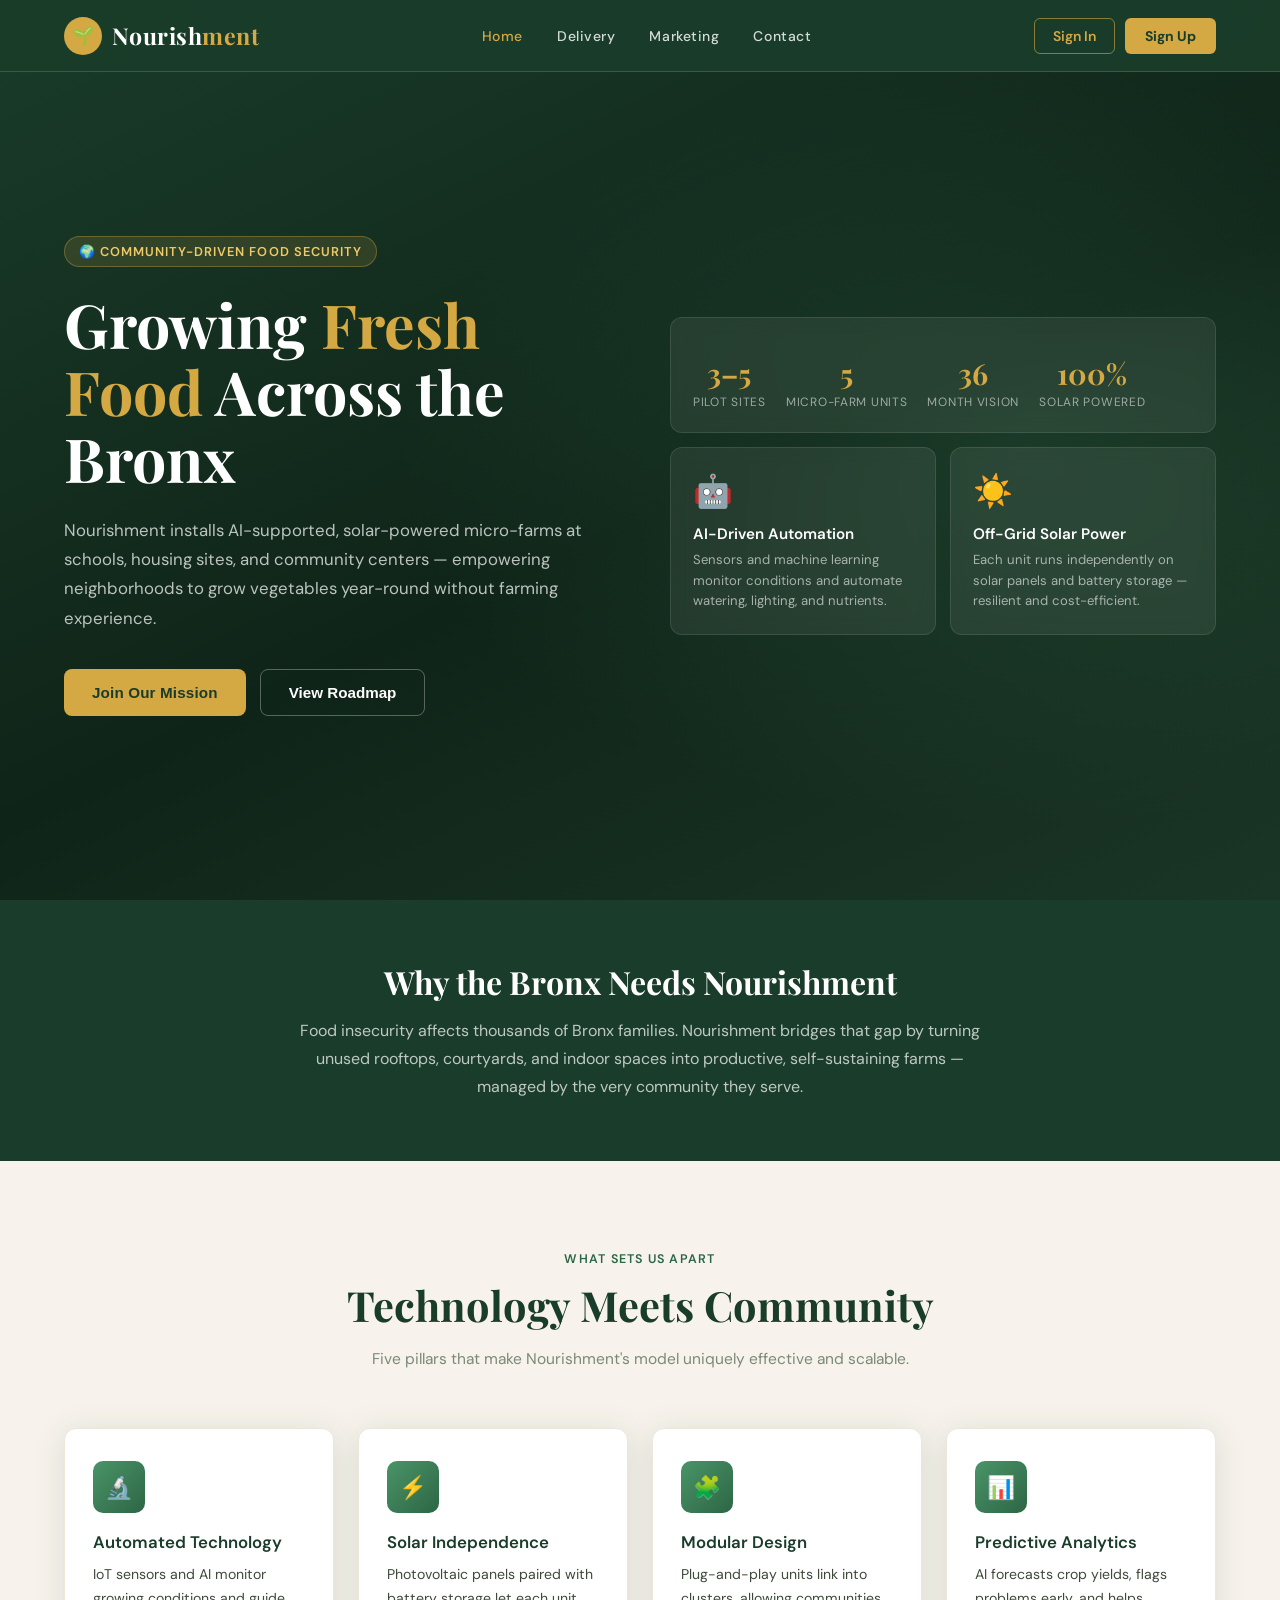
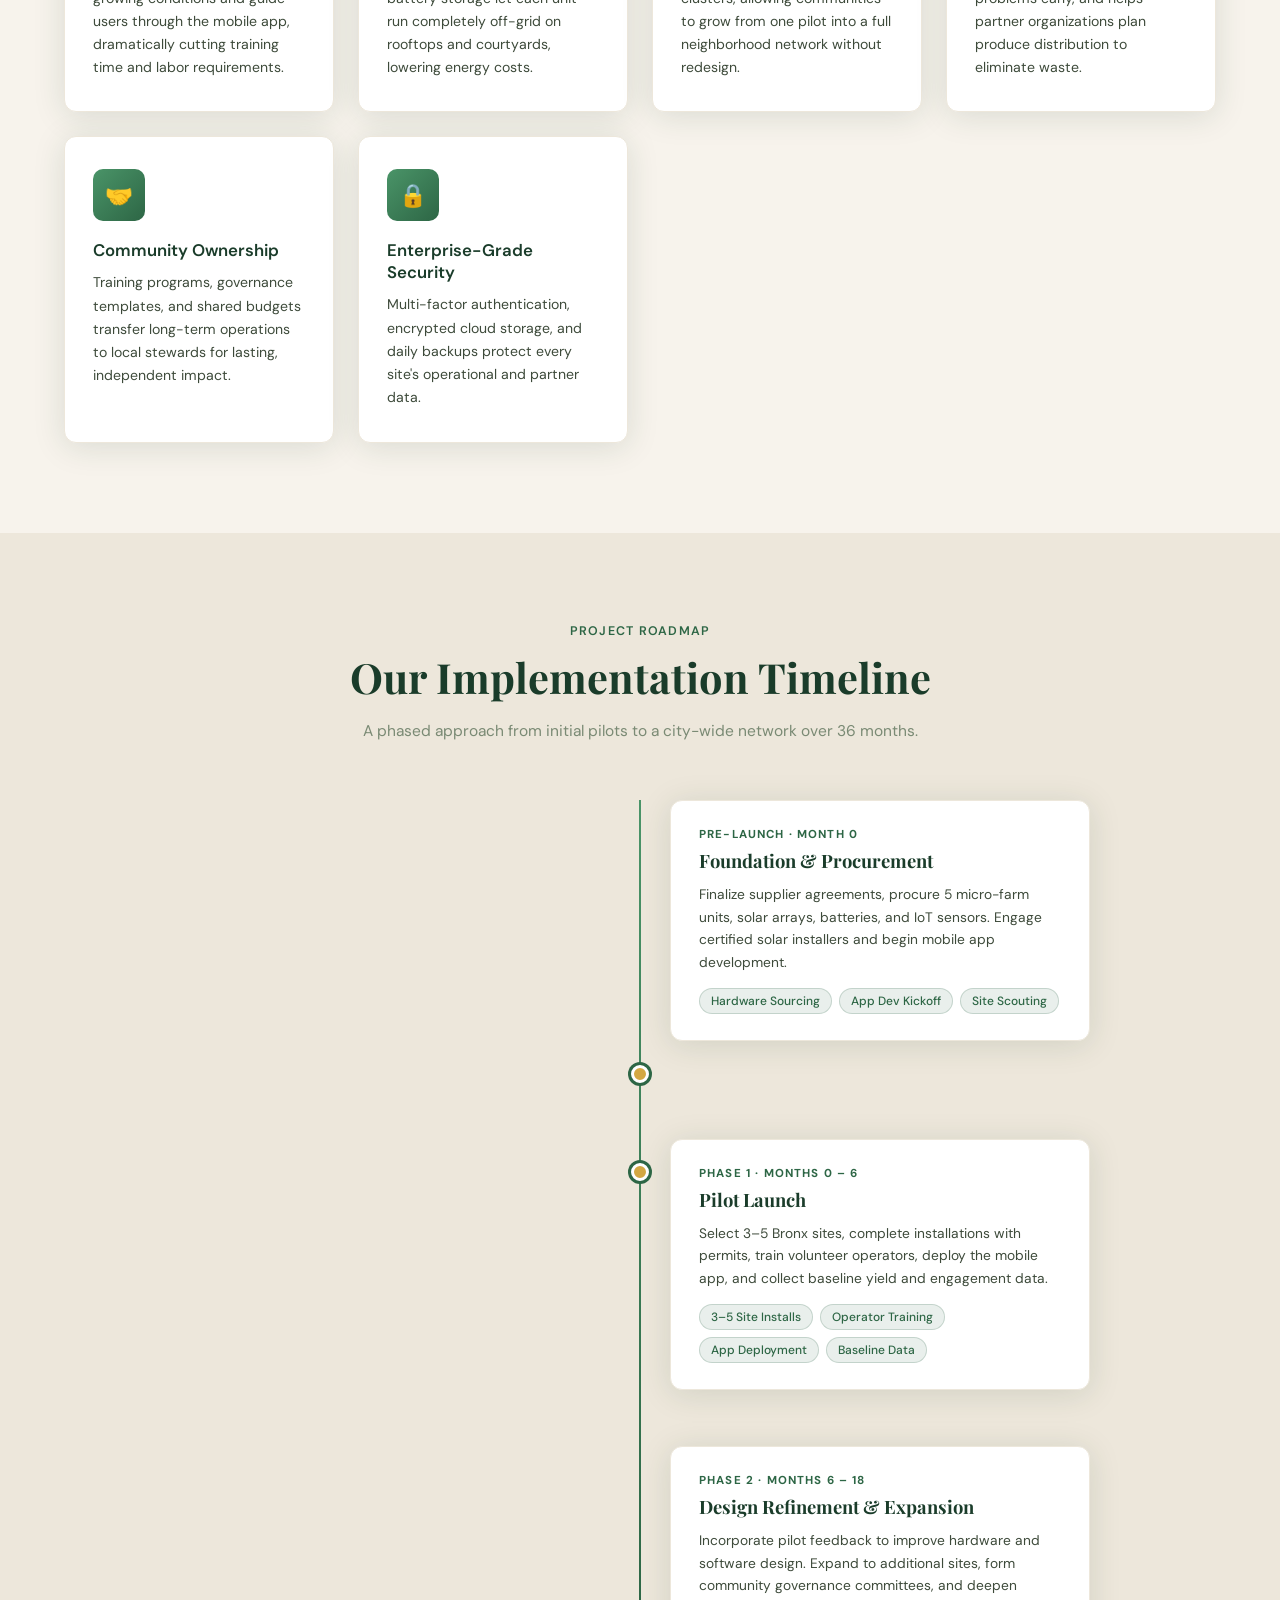
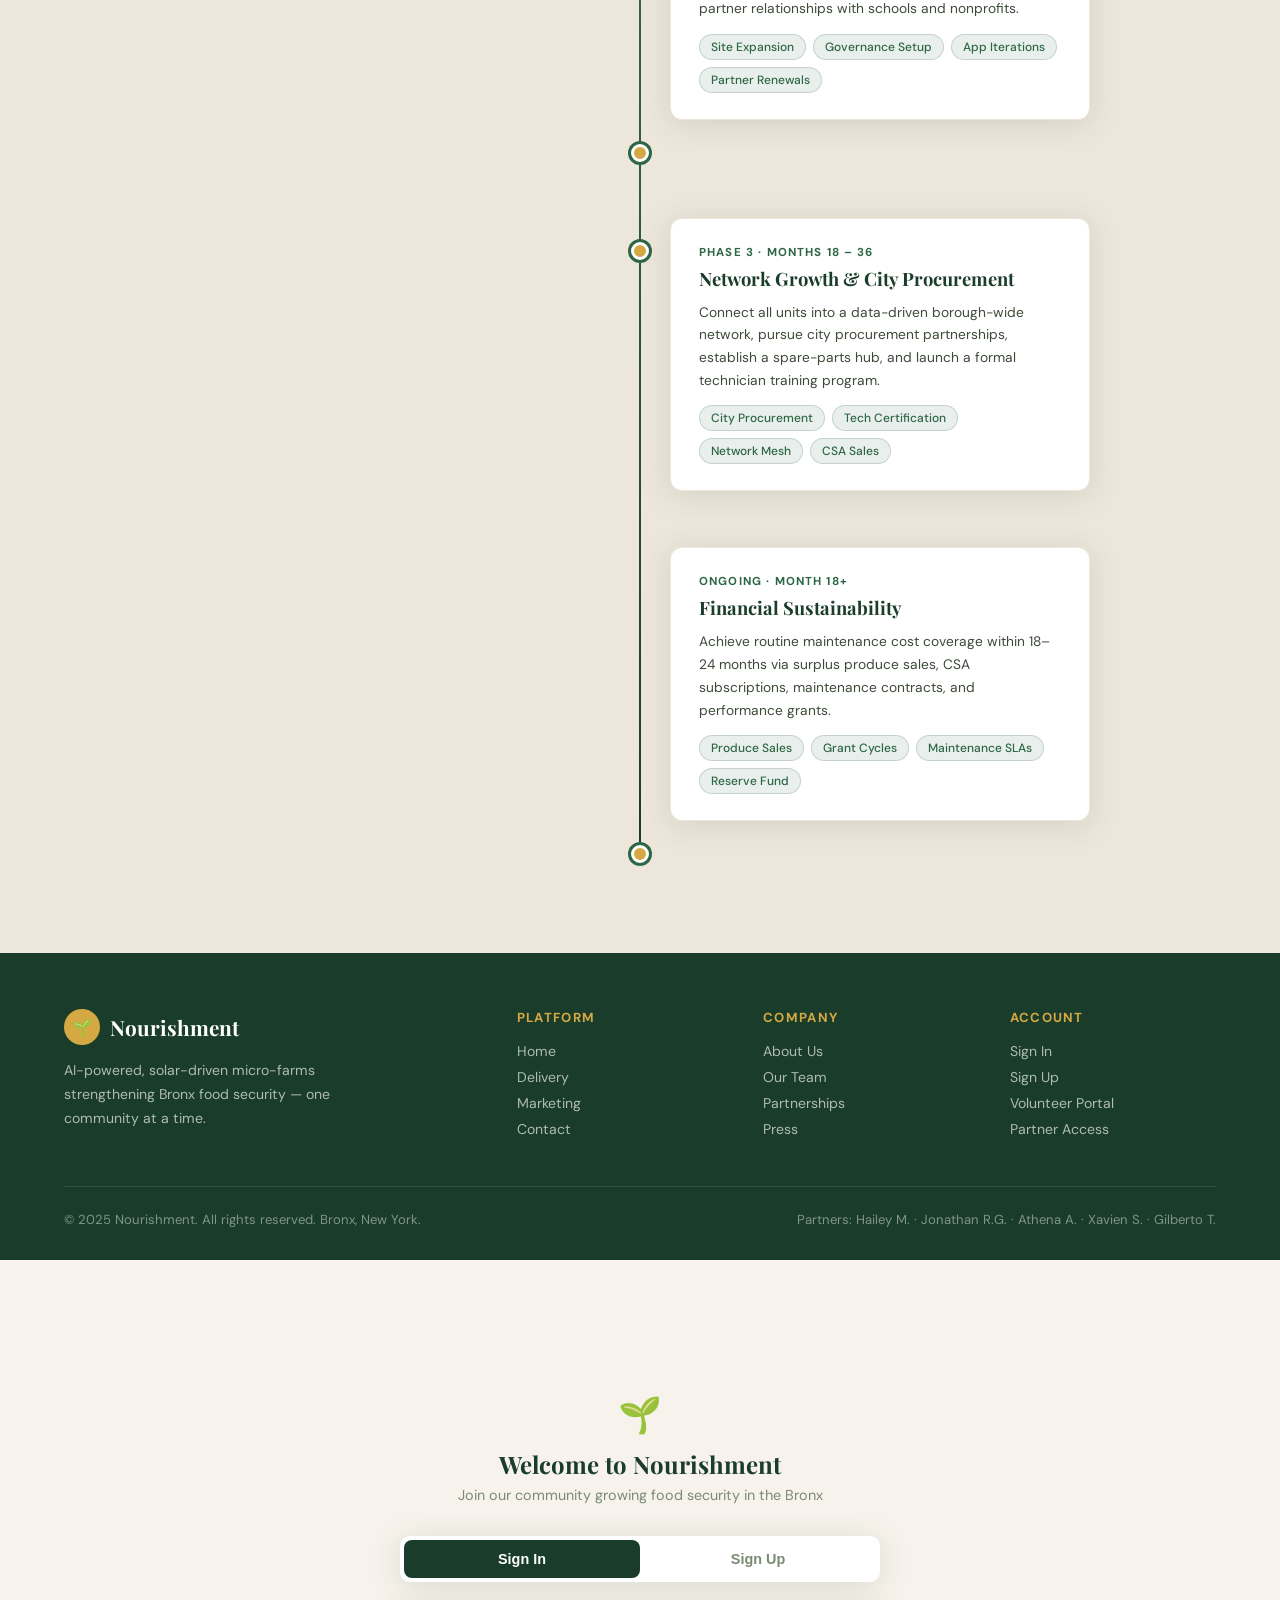
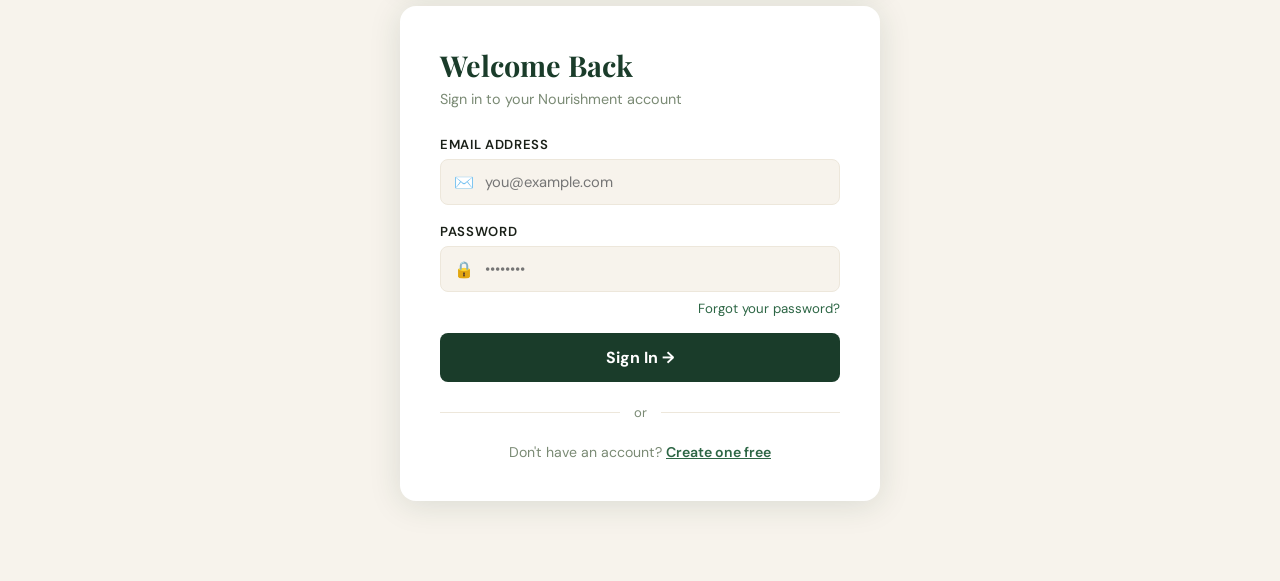
<file: index (1).html>
<!DOCTYPE html>
<html lang="en">
<head>
<meta charset="UTF-8" />
<meta name="viewport" content="width=device-width, initial-scale=1.0" />
<title>Nourishment — Solar Micro-Farms for the Bronx</title>
<link href="https://fonts.googleapis.com/css2?family=Playfair+Display:wght@400;600;700&family=DM+Sans:wght@300;400;500;600&display=swap" rel="stylesheet" />
<style>
  :root {
    --green-deep:   #1a3c2a;
    --green-mid:    #2d6645;
    --green-light:  #4a9468;
    --gold:         #d4a843;
    --gold-light:   #f0c96a;
    --cream:        #f7f3ec;
    --cream-dark:   #ede7db;
    --text-dark:    #1a2018;
    --text-mid:     #3d4a3a;
    --text-muted:   #7a8a74;
    --white:        #ffffff;
    --nav-h:        72px;
    --radius:       12px;
    --shadow:       0 4px 32px rgba(26,60,42,.13);
  }

  *, *::before, *::after { box-sizing: border-box; margin: 0; padding: 0; }

  html { scroll-behavior: smooth; font-size: 16px; }

  body {
    font-family: 'DM Sans', sans-serif;
    background: var(--cream);
    color: var(--text-dark);
    overflow-x: hidden;
  }

  /* ── SCROLLBAR ── */
  ::-webkit-scrollbar { width: 6px; }
  ::-webkit-scrollbar-track { background: var(--cream-dark); }
  ::-webkit-scrollbar-thumb { background: var(--green-mid); border-radius: 3px; }

  /* ── NAV ── */
  nav {
    position: fixed; top: 0; left: 0; right: 0; z-index: 1000;
    height: var(--nav-h);
    background: rgba(26,60,42,.97);
    backdrop-filter: blur(10px);
    display: flex; align-items: center; justify-content: space-between;
    padding: 0 5%;
    border-bottom: 1px solid rgba(212,168,67,.25);
    transition: box-shadow .3s;
  }
  nav.scrolled { box-shadow: 0 4px 24px rgba(0,0,0,.25); }

  .nav-logo {
    display: flex; align-items: center; gap: 10px;
    text-decoration: none;
  }
  .nav-logo-icon {
    width: 38px; height: 38px;
    background: var(--gold);
    border-radius: 50%;
    display: flex; align-items: center; justify-content: center;
    font-size: 18px;
  }
  .nav-logo-text {
    font-family: 'Playfair Display', serif;
    font-size: 1.45rem; font-weight: 700;
    color: var(--white); letter-spacing: .02em;
  }
  .nav-logo-text span { color: var(--gold); }

  .nav-links {
    display: flex; align-items: center; gap: 6px;
    list-style: none;
  }
  .nav-links a {
    color: rgba(255,255,255,.82);
    text-decoration: none;
    font-size: .875rem; font-weight: 500; letter-spacing: .04em;
    padding: 8px 14px; border-radius: 6px;
    transition: color .2s, background .2s;
  }
  .nav-links a:hover { color: var(--white); background: rgba(255,255,255,.08); }
  .nav-links a.active { color: var(--gold); }

  .nav-cta {
    display: flex; gap: 10px;
  }
  .btn-outline-nav {
    padding: 8px 18px; border-radius: 6px;
    border: 1.5px solid rgba(212,168,67,.6);
    color: var(--gold); background: transparent;
    font-family: 'DM Sans', sans-serif; font-size: .875rem; font-weight: 600;
    cursor: pointer; transition: all .2s;
  }
  .btn-outline-nav:hover { background: rgba(212,168,67,.12); border-color: var(--gold); }

  .btn-solid-nav {
    padding: 8px 20px; border-radius: 6px;
    border: none;
    background: var(--gold);
    color: var(--green-deep);
    font-family: 'DM Sans', sans-serif; font-size: .875rem; font-weight: 700;
    cursor: pointer; transition: all .2s;
  }
  .btn-solid-nav:hover { background: var(--gold-light); }

  /* ── HAMBURGER ── */
  .hamburger { display: none; flex-direction: column; gap: 5px; cursor: pointer; padding: 6px; }
  .hamburger span { width: 24px; height: 2px; background: var(--white); border-radius: 2px; transition: all .3s; }

  /* ── SECTIONS ── */
  section { display: none; }
  section.active { display: block; }

  /* ── HOME ── */
  .hero {
    min-height: 100vh;
    background: linear-gradient(155deg, var(--green-deep) 0%, #0f2418 55%, #1a3525 100%);
    display: flex; flex-direction: column; justify-content: center;
    padding: calc(var(--nav-h) + 60px) 5% 80px;
    position: relative; overflow: hidden;
  }
  .hero::before {
    content: '';
    position: absolute; inset: 0;
    background: radial-gradient(ellipse 70% 60% at 80% 50%, rgba(74,148,104,.18) 0%, transparent 70%);
    pointer-events: none;
  }
  .hero-grid {
    display: grid; grid-template-columns: 1fr 1fr;
    gap: 60px; align-items: center;
    max-width: 1200px; margin: 0 auto; width: 100%;
  }
  .hero-tag {
    display: inline-flex; align-items: center; gap: 8px;
    background: rgba(212,168,67,.15); border: 1px solid rgba(212,168,67,.35);
    border-radius: 20px; padding: 6px 14px;
    color: var(--gold-light); font-size: .8rem; font-weight: 600;
    letter-spacing: .08em; text-transform: uppercase;
    margin-bottom: 24px; width: fit-content;
  }
  .hero h1 {
    font-family: 'Playfair Display', serif;
    font-size: clamp(2.4rem, 5vw, 3.8rem);
    font-weight: 700; line-height: 1.1;
    color: var(--white);
    margin-bottom: 24px;
  }
  .hero h1 em { color: var(--gold); font-style: normal; }
  .hero-sub {
    font-size: 1.05rem; line-height: 1.75;
    color: rgba(255,255,255,.72); max-width: 520px;
    margin-bottom: 36px;
  }
  .hero-btns { display: flex; gap: 14px; flex-wrap: wrap; }
  .btn-primary {
    padding: 14px 28px; border-radius: 8px;
    background: var(--gold); color: var(--green-deep);
    font-weight: 700; font-size: .95rem; border: none; cursor: pointer;
    transition: all .2s; letter-spacing: .01em;
  }
  .btn-primary:hover { background: var(--gold-light); transform: translateY(-1px); }
  .btn-ghost {
    padding: 14px 28px; border-radius: 8px;
    background: transparent; color: var(--white);
    font-weight: 600; font-size: .95rem;
    border: 1.5px solid rgba(255,255,255,.3); cursor: pointer;
    transition: all .2s;
  }
  .btn-ghost:hover { border-color: var(--white); background: rgba(255,255,255,.07); }

  .hero-visual {
    display: grid; grid-template-columns: 1fr 1fr; gap: 14px;
  }
  .hero-card {
    background: rgba(255,255,255,.07); border: 1px solid rgba(255,255,255,.1);
    border-radius: var(--radius); padding: 22px;
    backdrop-filter: blur(8px); transition: transform .3s;
  }
  .hero-card:hover { transform: translateY(-4px); }
  .hero-card:first-child { grid-column: 1/-1; }
  .hero-card .card-icon { font-size: 2rem; margin-bottom: 12px; }
  .hero-card h4 { color: var(--white); font-size: .95rem; font-weight: 600; margin-bottom: 6px; }
  .hero-card p { color: rgba(255,255,255,.6); font-size: .82rem; line-height: 1.55; }
  .stat-row { display: flex; gap: 20px; margin-top: 14px; }
  .stat { text-align: center; }
  .stat-n { font-family: 'Playfair Display', serif; font-size: 1.8rem; color: var(--gold); font-weight: 700; }
  .stat-l { font-size: .75rem; color: rgba(255,255,255,.55); text-transform: uppercase; letter-spacing: .06em; margin-top: 2px; }

  /* About strip */
  .about-strip {
    background: var(--green-deep); color: var(--white);
    padding: 60px 5%; text-align: center;
  }
  .about-strip h2 {
    font-family: 'Playfair Display', serif; font-size: 2rem;
    margin-bottom: 14px;
  }
  .about-strip p { color: rgba(255,255,255,.72); max-width: 700px; margin: 0 auto; line-height: 1.75; }

  /* Features */
  .features { padding: 90px 5%; background: var(--cream); }
  .section-label {
    text-align: center; font-size: .78rem; font-weight: 600;
    color: var(--green-mid); letter-spacing: .1em; text-transform: uppercase;
    margin-bottom: 10px;
  }
  .section-title {
    font-family: 'Playfair Display', serif;
    font-size: clamp(1.8rem, 3.5vw, 2.6rem); font-weight: 700;
    text-align: center; color: var(--green-deep);
    margin-bottom: 14px;
  }
  .section-sub {
    text-align: center; color: var(--text-muted); max-width: 560px;
    margin: 0 auto 56px; line-height: 1.7; font-size: .97rem;
  }
  .feature-grid { display: grid; grid-template-columns: repeat(auto-fit,minmax(260px,1fr)); gap: 24px; max-width: 1200px; margin: 0 auto; }
  .feature-card {
    background: var(--white); border-radius: var(--radius);
    padding: 32px 28px; box-shadow: var(--shadow);
    border: 1px solid var(--cream-dark);
    transition: transform .3s, box-shadow .3s;
  }
  .feature-card:hover { transform: translateY(-6px); box-shadow: 0 12px 48px rgba(26,60,42,.15); }
  .feature-icon {
    width: 52px; height: 52px; border-radius: 10px;
    background: linear-gradient(135deg, var(--green-light), var(--green-mid));
    display: flex; align-items: center; justify-content: center;
    font-size: 1.4rem; margin-bottom: 18px;
  }
  .feature-card h3 { font-size: 1.05rem; font-weight: 600; color: var(--green-deep); margin-bottom: 10px; }
  .feature-card p { font-size: .88rem; line-height: 1.65; color: var(--text-mid); }

  /* ── TIMELINE ── */
  #timeline { background: var(--cream); padding: 90px 5%; }
  .timeline-wrap { max-width: 900px; margin: 0 auto; position: relative; }
  .timeline-spine {
    position: absolute; left: 50%; top: 0; bottom: 0;
    width: 2px; background: linear-gradient(to bottom, var(--green-light), var(--green-mid), var(--green-deep));
    transform: translateX(-50%);
  }
  .tl-item {
    display: grid; grid-template-columns: 1fr 60px 1fr;
    align-items: start; gap: 0; margin-bottom: 56px; position: relative;
  }
  .tl-item:last-child { margin-bottom: 0; }
  .tl-content {
    background: var(--white); border-radius: var(--radius);
    padding: 26px 28px; box-shadow: var(--shadow);
    border: 1px solid var(--cream-dark);
    transition: transform .3s;
  }
  .tl-content:hover { transform: translateY(-3px); }
  .tl-item:nth-child(even) .tl-content:first-child { grid-column: 3; }
  .tl-item:nth-child(even) .tl-spacer { grid-column: 2; }
  .tl-phase {
    font-size: .72rem; font-weight: 700; letter-spacing: .1em;
    text-transform: uppercase; color: var(--green-mid); margin-bottom: 6px;
  }
  .tl-content h3 {
    font-family: 'Playfair Display', serif; font-size: 1.15rem;
    color: var(--green-deep); margin-bottom: 10px;
  }
  .tl-content p { font-size: .86rem; line-height: 1.65; color: var(--text-mid); margin-bottom: 14px; }
  .tl-pills { display: flex; flex-wrap: wrap; gap: 7px; }
  .tl-pill {
    font-size: .75rem; padding: 4px 11px; border-radius: 20px;
    background: rgba(45,102,69,.1); color: var(--green-mid);
    font-weight: 500; border: 1px solid rgba(45,102,69,.2);
  }
  .tl-dot {
    display: flex; align-items: flex-start; justify-content: center;
    padding-top: 24px; position: relative;
  }
  .tl-dot-inner {
    width: 18px; height: 18px; border-radius: 50%;
    background: var(--gold); border: 3px solid var(--white);
    box-shadow: 0 0 0 3px var(--green-mid);
    z-index: 1;
  }
  .tl-spacer { } /* empty placeholder */

  /* ODD: content left, empty right */
  .tl-item:nth-child(odd) { }
  .tl-item:nth-child(odd) > :nth-child(1) { grid-column: 1; }
  .tl-item:nth-child(odd) > :nth-child(2) { grid-column: 2; }
  .tl-item:nth-child(odd) > :nth-child(3) { grid-column: 3; }

  /* EVEN: empty left, content right */
  .tl-item:nth-child(even) > :nth-child(1) { grid-column: 1; }
  .tl-item:nth-child(even) > :nth-child(2) { grid-column: 2; }
  .tl-item:nth-child(even) > :nth-child(3) { grid-column: 3; }

  /* ── DELIVERY ── */
  #delivery-section { min-height: 100vh; padding: calc(var(--nav-h) + 60px) 5% 80px; background: var(--cream); }
  .delivery-hero {
    background: linear-gradient(135deg, var(--green-deep), var(--green-mid));
    border-radius: 20px; padding: 60px 5%; color: var(--white);
    margin-bottom: 56px; position: relative; overflow: hidden;
  }
  .delivery-hero::after {
    content: '🌿'; font-size: 200px; position: absolute;
    right: -20px; top: 50%; transform: translateY(-50%); opacity: .08;
    pointer-events: none;
  }
  .delivery-hero h1 { font-family: 'Playfair Display', serif; font-size: 2.4rem; margin-bottom: 14px; }
  .delivery-hero p { color: rgba(255,255,255,.78); max-width: 600px; line-height: 1.75; }

  .delivery-grid { display: grid; grid-template-columns: repeat(auto-fit, minmax(280px, 1fr)); gap: 24px; max-width: 1200px; }
  .delivery-card {
    background: var(--white); border-radius: var(--radius);
    padding: 30px 26px; box-shadow: var(--shadow); border: 1px solid var(--cream-dark);
  }
  .delivery-step {
    width: 40px; height: 40px; border-radius: 50%;
    background: var(--green-deep); color: var(--gold);
    font-family: 'Playfair Display', serif; font-size: 1.1rem; font-weight: 700;
    display: flex; align-items: center; justify-content: center;
    margin-bottom: 16px;
  }
  .delivery-card h3 { font-size: 1rem; font-weight: 600; color: var(--green-deep); margin-bottom: 8px; }
  .delivery-card p { font-size: .87rem; color: var(--text-mid); line-height: 1.65; }

  .flow-diagram {
    background: var(--white); border-radius: 16px; padding: 40px;
    box-shadow: var(--shadow); margin: 48px 0;
    max-width: 1200px;
  }
  .flow-diagram h3 { font-family: 'Playfair Display', serif; font-size: 1.4rem; color: var(--green-deep); margin-bottom: 28px; }
  .flow-steps { display: flex; align-items: center; flex-wrap: wrap; gap: 0; }
  .flow-node {
    background: linear-gradient(135deg, var(--green-deep), var(--green-mid));
    color: var(--white); border-radius: 10px;
    padding: 16px 20px; font-size: .85rem; font-weight: 600;
    text-align: center; flex: 1; min-width: 130px;
  }
  .flow-node span { display: block; font-size: 1.4rem; margin-bottom: 6px; }
  .flow-arrow { font-size: 1.4rem; color: var(--green-light); padding: 0 8px; }

  /* ── MARKETING ── */
  #marketing-section { min-height: 100vh; padding: calc(var(--nav-h) + 60px) 5% 80px; background: var(--cream); }
  .mkt-hero {
    background: var(--green-deep); border-radius: 20px; padding: 60px 5%;
    color: var(--white); margin-bottom: 56px;
  }
  .mkt-hero h1 { font-family: 'Playfair Display', serif; font-size: 2.4rem; margin-bottom: 14px; }
  .mkt-hero p { color: rgba(255,255,255,.78); max-width: 600px; line-height: 1.75; }

  .mkt-grid { display: grid; grid-template-columns: 2fr 1fr; gap: 28px; max-width: 1200px; }
  .mkt-card { background: var(--white); border-radius: var(--radius); padding: 32px; box-shadow: var(--shadow); border: 1px solid var(--cream-dark); }
  .mkt-card h3 { font-family: 'Playfair Display', serif; font-size: 1.25rem; color: var(--green-deep); margin-bottom: 18px; padding-bottom: 14px; border-bottom: 1px solid var(--cream-dark); }
  .tactic-list { list-style: none; }
  .tactic-list li {
    display: flex; align-items: flex-start; gap: 12px;
    padding: 12px 0; border-bottom: 1px solid var(--cream-dark); font-size: .9rem; color: var(--text-mid);
  }
  .tactic-list li:last-child { border-bottom: none; }
  .tactic-list li::before { content: '✦'; color: var(--gold); font-size: .8rem; margin-top: 2px; flex-shrink: 0; }

  .metric-item { padding: 14px 0; border-bottom: 1px solid var(--cream-dark); }
  .metric-item:last-child { border-bottom: none; }
  .metric-label { font-size: .78rem; font-weight: 600; color: var(--green-mid); text-transform: uppercase; letter-spacing: .07em; margin-bottom: 4px; }
  .metric-val { font-family: 'Playfair Display', serif; font-size: 1.4rem; font-weight: 700; color: var(--green-deep); }
  .metric-desc { font-size: .8rem; color: var(--text-muted); margin-top: 2px; }

  .target-grid { display: grid; grid-template-columns: repeat(auto-fit, minmax(220px,1fr)); gap: 16px; margin-top: 28px; max-width: 1200px; }
  .target-card {
    background: var(--white); border-radius: var(--radius); padding: 22px;
    box-shadow: var(--shadow); border: 1px solid var(--cream-dark);
    display: flex; gap: 14px; align-items: flex-start;
  }
  .target-icon { font-size: 1.6rem; }
  .target-card h4 { font-size: .9rem; font-weight: 600; color: var(--green-deep); margin-bottom: 4px; }
  .target-card p { font-size: .8rem; color: var(--text-mid); line-height: 1.55; }

  /* ── CONTACT ── */
  #contact-section { min-height: 100vh; padding: calc(var(--nav-h) + 60px) 5% 80px; background: var(--cream); }
  .contact-grid { display: grid; grid-template-columns: 1fr 1fr; gap: 40px; max-width: 1100px; margin: 0 auto; }
  .contact-info h2 { font-family: 'Playfair Display', serif; font-size: 2rem; color: var(--green-deep); margin-bottom: 14px; }
  .contact-info p { color: var(--text-mid); line-height: 1.75; margin-bottom: 32px; }
  .contact-detail { display: flex; gap: 14px; align-items: flex-start; margin-bottom: 22px; }
  .contact-detail-icon { width: 44px; height: 44px; border-radius: 10px; background: var(--green-deep); color: var(--gold); font-size: 1.1rem; display: flex; align-items: center; justify-content: center; flex-shrink: 0; }
  .contact-detail h4 { font-size: .85rem; font-weight: 700; color: var(--green-deep); text-transform: uppercase; letter-spacing: .06em; margin-bottom: 3px; }
  .contact-detail p { color: var(--text-mid); font-size: .9rem; margin: 0; }

  .contact-form { background: var(--white); border-radius: 16px; padding: 40px; box-shadow: var(--shadow); }
  .contact-form h3 { font-family: 'Playfair Display', serif; font-size: 1.5rem; color: var(--green-deep); margin-bottom: 24px; }
  .form-group { margin-bottom: 18px; }
  .form-group label { display: block; font-size: .82rem; font-weight: 600; color: var(--text-dark); margin-bottom: 6px; text-transform: uppercase; letter-spacing: .05em; }
  .form-group input, .form-group textarea, .form-group select {
    width: 100%; padding: 12px 16px; border-radius: 8px;
    border: 1.5px solid var(--cream-dark); background: var(--cream);
    font-family: 'DM Sans', sans-serif; font-size: .92rem; color: var(--text-dark);
    transition: border-color .2s;
    outline: none;
  }
  .form-group input:focus, .form-group textarea:focus, .form-group select:focus { border-color: var(--green-mid); }
  .form-group textarea { resize: vertical; min-height: 120px; }
  .form-row { display: grid; grid-template-columns: 1fr 1fr; gap: 14px; }
  .btn-submit {
    width: 100%; padding: 14px; border-radius: 8px;
    background: var(--green-deep); color: var(--white);
    font-family: 'DM Sans', sans-serif; font-weight: 700; font-size: 1rem;
    border: none; cursor: pointer; transition: all .2s;
  }
  .btn-submit:hover { background: var(--green-mid); }
  .form-success { display: none; text-align: center; padding: 20px; color: var(--green-mid); font-weight: 600; }

  /* ── AUTH ── */
  #auth-section { min-height: 100vh; padding: calc(var(--nav-h) + 60px) 5% 80px; background: var(--cream); display: flex; align-items: center; justify-content: center; }
  .auth-wrap { width: 100%; max-width: 480px; }
  .auth-tabs { display: flex; background: var(--white); border-radius: 10px; padding: 4px; box-shadow: var(--shadow); margin-bottom: 24px; }
  .auth-tab {
    flex: 1; padding: 11px; border-radius: 8px; text-align: center;
    font-weight: 600; font-size: .9rem; cursor: pointer;
    transition: all .2s; color: var(--text-muted); background: transparent; border: none;
  }
  .auth-tab.active { background: var(--green-deep); color: var(--white); }

  .auth-form { background: var(--white); border-radius: 16px; padding: 40px; box-shadow: var(--shadow); }
  .auth-form h2 { font-family: 'Playfair Display', serif; font-size: 1.8rem; color: var(--green-deep); margin-bottom: 6px; }
  .auth-form .auth-sub { color: var(--text-muted); font-size: .9rem; margin-bottom: 28px; }

  .auth-panel { display: none; }
  .auth-panel.active { display: block; }

  .input-icon-wrap { position: relative; }
  .input-icon-wrap input { padding-left: 44px; }
  .input-icon { position: absolute; left: 14px; top: 50%; transform: translateY(-50%); font-size: 1rem; color: var(--text-muted); }

  .forgot { font-size: .83rem; color: var(--green-mid); text-decoration: none; display: block; text-align: right; margin-top: -10px; margin-bottom: 16px; }
  .forgot:hover { text-decoration: underline; }

  .auth-divider { display: flex; align-items: center; gap: 14px; margin: 22px 0; color: var(--text-muted); font-size: .82rem; }
  .auth-divider::before, .auth-divider::after { content: ''; flex: 1; height: 1px; background: var(--cream-dark); }

  .role-grid { display: grid; grid-template-columns: 1fr 1fr; gap: 10px; margin-bottom: 18px; }
  .role-option { border: 2px solid var(--cream-dark); border-radius: 8px; padding: 14px 10px; text-align: center; cursor: pointer; transition: all .2s; }
  .role-option.selected { border-color: var(--green-mid); background: rgba(45,102,69,.08); }
  .role-option .role-icon { font-size: 1.5rem; margin-bottom: 6px; }
  .role-option .role-label { font-size: .82rem; font-weight: 600; color: var(--text-dark); }

  /* ── FOOTER ── */
  footer {
    background: var(--green-deep); color: var(--white);
    padding: 56px 5% 32px;
  }
  .footer-grid { display: grid; grid-template-columns: 2fr 1fr 1fr 1fr; gap: 40px; max-width: 1200px; margin: 0 auto 40px; }
  .footer-brand p { color: rgba(255,255,255,.65); font-size: .88rem; line-height: 1.7; margin-top: 14px; max-width: 300px; }
  .footer-col h4 { font-size: .82rem; font-weight: 700; letter-spacing: .1em; text-transform: uppercase; color: var(--gold); margin-bottom: 16px; }
  .footer-col a { display: block; color: rgba(255,255,255,.65); text-decoration: none; font-size: .88rem; margin-bottom: 8px; transition: color .2s; cursor: pointer; }
  .footer-col a:hover { color: var(--white); }
  .footer-bottom { border-top: 1px solid rgba(255,255,255,.1); padding-top: 24px; max-width: 1200px; margin: 0 auto; display: flex; justify-content: space-between; align-items: center; }
  .footer-bottom p { color: rgba(255,255,255,.45); font-size: .82rem; }

  /* ── TOAST ── */
  .toast {
    position: fixed; bottom: 28px; right: 28px; z-index: 9999;
    background: var(--green-deep); color: var(--white);
    padding: 14px 22px; border-radius: 10px; font-size: .9rem; font-weight: 500;
    box-shadow: 0 8px 24px rgba(0,0,0,.25);
    transform: translateY(80px); opacity: 0;
    transition: all .35s cubic-bezier(.34,1.56,.64,1);
    display: flex; align-items: center; gap: 10px;
  }
  .toast.show { transform: translateY(0); opacity: 1; }

  /* ── ANIMATIONS ── */
  .fade-in { opacity: 0; transform: translateY(24px); animation: fadeUp .6s forwards; }
  .fade-in-delay-1 { animation-delay: .1s; }
  .fade-in-delay-2 { animation-delay: .2s; }
  .fade-in-delay-3 { animation-delay: .3s; }
  @keyframes fadeUp { to { opacity: 1; transform: none; } }

  /* ── RESPONSIVE ── */
  @media (max-width: 900px) {
    .hero-grid, .contact-grid, .mkt-grid { grid-template-columns: 1fr; }
    .hero-visual { display: none; }
    .footer-grid { grid-template-columns: 1fr 1fr; }
    .timeline-spine { left: 20px; }
    .tl-item { grid-template-columns: 40px 1fr; }
    .tl-item > :nth-child(1),
    .tl-item:nth-child(even) > :nth-child(1) { display: none; }
    .tl-item > :nth-child(2),
    .tl-item:nth-child(even) > :nth-child(2) { grid-column: 1; }
    .tl-item > :nth-child(3),
    .tl-item:nth-child(even) > :nth-child(3) { grid-column: 2; }
    .tl-dot { padding-top: 20px; }
    .form-row { grid-template-columns: 1fr; }
    .flow-steps { gap: 8px; }
    .flow-arrow { display: none; }
  }
  @media (max-width: 680px) {
    .nav-links, .nav-cta { display: none; }
    .hamburger { display: flex; }
    .footer-grid { grid-template-columns: 1fr; }
    .mkt-grid { grid-template-columns: 1fr; }
  }
  /* Mobile nav open */
  .mobile-nav {
    position: fixed; inset: 0; background: var(--green-deep); z-index: 999;
    display: flex; flex-direction: column; align-items: center; justify-content: center; gap: 24px;
    opacity: 0; pointer-events: none; transition: opacity .3s;
  }
  .mobile-nav.open { opacity: 1; pointer-events: auto; }
  .mobile-nav a {
    font-family: 'Playfair Display', serif; font-size: 1.8rem;
    color: var(--white); text-decoration: none; font-weight: 600;
    transition: color .2s;
  }
  .mobile-nav a:hover { color: var(--gold); }
  .mobile-nav .close-btn { position: absolute; top: 24px; right: 24px; background: none; border: none; color: var(--white); font-size: 1.8rem; cursor: pointer; }
</style>
</head>
<body>

<!-- NAV -->
<nav id="main-nav">
  <a href="#" class="nav-logo" onclick="showSection('home')">
    <div class="nav-logo-icon">🌱</div>
    <span class="nav-logo-text">Nourish<span>ment</span></span>
  </a>
  <ul class="nav-links">
    <li><a href="#" onclick="showSection('home')" id="nav-home" class="active">Home</a></li>
    <li><a href="#" onclick="showSection('delivery')" id="nav-delivery">Delivery</a></li>
    <li><a href="#" onclick="showSection('marketing')" id="nav-marketing">Marketing</a></li>
    <li><a href="#" onclick="showSection('contact')" id="nav-contact">Contact</a></li>
  </ul>
  <div class="nav-cta">
    <button class="btn-outline-nav" onclick="showSection('auth'); setAuthTab('signin')">Sign In</button>
    <button class="btn-solid-nav" onclick="showSection('auth'); setAuthTab('signup')">Sign Up</button>
  </div>
  <div class="hamburger" id="hamburger" onclick="toggleMobile()">
    <span></span><span></span><span></span>
  </div>
</nav>

<!-- MOBILE NAV -->
<div class="mobile-nav" id="mobile-nav">
  <button class="close-btn" onclick="toggleMobile()">✕</button>
  <a href="#" onclick="showSection('home');toggleMobile()">Home</a>
  <a href="#" onclick="showSection('delivery');toggleMobile()">Delivery</a>
  <a href="#" onclick="showSection('marketing');toggleMobile()">Marketing</a>
  <a href="#" onclick="showSection('contact');toggleMobile()">Contact</a>
  <a href="#" onclick="showSection('auth');setAuthTab('signin');toggleMobile()">Sign In</a>
  <a href="#" onclick="showSection('auth');setAuthTab('signup');toggleMobile()" style="color:var(--gold)">Sign Up</a>
</div>

<!-- ════════════════════════════════
     HOME SECTION
════════════════════════════════ -->
<section id="home" class="active">

  <!-- HERO -->
  <div class="hero">
    <div class="hero-grid">
      <div>
        <div class="hero-tag fade-in">🌍 Community-Driven Food Security</div>
        <h1 class="fade-in fade-in-delay-1">Growing <em>Fresh Food</em> Across the Bronx</h1>
        <p class="hero-sub fade-in fade-in-delay-2">Nourishment installs AI-supported, solar-powered micro-farms at schools, housing sites, and community centers — empowering neighborhoods to grow vegetables year-round without farming experience.</p>
        <div class="hero-btns fade-in fade-in-delay-3">
          <button class="btn-primary" onclick="showSection('auth');setAuthTab('signup')">Join Our Mission</button>
          <button class="btn-ghost" onclick="document.getElementById('timeline').scrollIntoView({behavior:'smooth'})">View Roadmap</button>
        </div>
      </div>
      <div class="hero-visual fade-in fade-in-delay-2">
        <div class="hero-card">
          <div class="stat-row">
            <div class="stat"><div class="stat-n">3–5</div><div class="stat-l">Pilot Sites</div></div>
            <div class="stat"><div class="stat-n">5</div><div class="stat-l">Micro-Farm Units</div></div>
            <div class="stat"><div class="stat-n">36</div><div class="stat-l">Month Vision</div></div>
            <div class="stat"><div class="stat-n">100%</div><div class="stat-l">Solar Powered</div></div>
          </div>
        </div>
        <div class="hero-card">
          <div class="card-icon">🤖</div>
          <h4>AI-Driven Automation</h4>
          <p>Sensors and machine learning monitor conditions and automate watering, lighting, and nutrients.</p>
        </div>
        <div class="hero-card">
          <div class="card-icon">☀️</div>
          <h4>Off-Grid Solar Power</h4>
          <p>Each unit runs independently on solar panels and battery storage — resilient and cost-efficient.</p>
        </div>
      </div>
    </div>
  </div>

  <!-- ABOUT STRIP -->
  <div class="about-strip">
    <h2>Why the Bronx Needs Nourishment</h2>
    <p>Food insecurity affects thousands of Bronx families. Nourishment bridges that gap by turning unused rooftops, courtyards, and indoor spaces into productive, self-sustaining farms — managed by the very community they serve.</p>
  </div>

  <!-- FEATURES -->
  <div class="features">
    <div class="section-label">What Sets Us Apart</div>
    <h2 class="section-title">Technology Meets Community</h2>
    <p class="section-sub">Five pillars that make Nourishment's model uniquely effective and scalable.</p>
    <div class="feature-grid">
      <div class="feature-card">
        <div class="feature-icon">🔬</div>
        <h3>Automated Technology</h3>
        <p>IoT sensors and AI monitor growing conditions and guide users through the mobile app, dramatically cutting training time and labor requirements.</p>
      </div>
      <div class="feature-card">
        <div class="feature-icon">⚡</div>
        <h3>Solar Independence</h3>
        <p>Photovoltaic panels paired with battery storage let each unit run completely off-grid on rooftops and courtyards, lowering energy costs.</p>
      </div>
      <div class="feature-card">
        <div class="feature-icon">🧩</div>
        <h3>Modular Design</h3>
        <p>Plug-and-play units link into clusters, allowing communities to grow from one pilot into a full neighborhood network without redesign.</p>
      </div>
      <div class="feature-card">
        <div class="feature-icon">📊</div>
        <h3>Predictive Analytics</h3>
        <p>AI forecasts crop yields, flags problems early, and helps partner organizations plan produce distribution to eliminate waste.</p>
      </div>
      <div class="feature-card">
        <div class="feature-icon">🤝</div>
        <h3>Community Ownership</h3>
        <p>Training programs, governance templates, and shared budgets transfer long-term operations to local stewards for lasting, independent impact.</p>
      </div>
      <div class="feature-card">
        <div class="feature-icon">🔒</div>
        <h3>Enterprise-Grade Security</h3>
        <p>Multi-factor authentication, encrypted cloud storage, and daily backups protect every site's operational and partner data.</p>
      </div>
    </div>
  </div>

  <!-- TIMELINE -->
  <div id="timeline" style="padding:90px 5%; background:var(--cream-dark);">
    <div class="section-label">Project Roadmap</div>
    <h2 class="section-title">Our Implementation Timeline</h2>
    <p class="section-sub">A phased approach from initial pilots to a city-wide network over 36 months.</p>

    <div class="timeline-wrap">
      <div class="timeline-spine"></div>

      <!-- Phase 0 -->
      <div class="tl-item">
        <div class="tl-content">
          <div class="tl-phase">Pre-Launch · Month 0</div>
          <h3>Foundation & Procurement</h3>
          <p>Finalize supplier agreements, procure 5 micro-farm units, solar arrays, batteries, and IoT sensors. Engage certified solar installers and begin mobile app development.</p>
          <div class="tl-pills">
            <span class="tl-pill">Hardware Sourcing</span>
            <span class="tl-pill">App Dev Kickoff</span>
            <span class="tl-pill">Site Scouting</span>
          </div>
        </div>
        <div class="tl-dot"><div class="tl-dot-inner"></div></div>
        <div class="tl-spacer"></div>
      </div>

      <!-- Phase 1 -->
      <div class="tl-item">
        <div class="tl-spacer"></div>
        <div class="tl-dot"><div class="tl-dot-inner"></div></div>
        <div class="tl-content">
          <div class="tl-phase">Phase 1 · Months 0 – 6</div>
          <h3>Pilot Launch</h3>
          <p>Select 3–5 Bronx sites, complete installations with permits, train volunteer operators, deploy the mobile app, and collect baseline yield and engagement data.</p>
          <div class="tl-pills">
            <span class="tl-pill">3–5 Site Installs</span>
            <span class="tl-pill">Operator Training</span>
            <span class="tl-pill">App Deployment</span>
            <span class="tl-pill">Baseline Data</span>
          </div>
        </div>
      </div>

      <!-- Phase 2 -->
      <div class="tl-item">
        <div class="tl-content">
          <div class="tl-phase">Phase 2 · Months 6 – 18</div>
          <h3>Design Refinement & Expansion</h3>
          <p>Incorporate pilot feedback to improve hardware and software design. Expand to additional sites, form community governance committees, and deepen partner relationships with schools and nonprofits.</p>
          <div class="tl-pills">
            <span class="tl-pill">Site Expansion</span>
            <span class="tl-pill">Governance Setup</span>
            <span class="tl-pill">App Iterations</span>
            <span class="tl-pill">Partner Renewals</span>
          </div>
        </div>
        <div class="tl-dot"><div class="tl-dot-inner"></div></div>
        <div class="tl-spacer"></div>
      </div>

      <!-- Phase 3 -->
      <div class="tl-item">
        <div class="tl-spacer"></div>
        <div class="tl-dot"><div class="tl-dot-inner"></div></div>
        <div class="tl-content">
          <div class="tl-phase">Phase 3 · Months 18 – 36</div>
          <h3>Network Growth & City Procurement</h3>
          <p>Connect all units into a data-driven borough-wide network, pursue city procurement partnerships, establish a spare-parts hub, and launch a formal technician training program.</p>
          <div class="tl-pills">
            <span class="tl-pill">City Procurement</span>
            <span class="tl-pill">Tech Certification</span>
            <span class="tl-pill">Network Mesh</span>
            <span class="tl-pill">CSA Sales</span>
          </div>
        </div>
      </div>

      <!-- Sustainability -->
      <div class="tl-item">
        <div class="tl-content">
          <div class="tl-phase">Ongoing · Month 18+</div>
          <h3>Financial Sustainability</h3>
          <p>Achieve routine maintenance cost coverage within 18–24 months via surplus produce sales, CSA subscriptions, maintenance contracts, and performance grants.</p>
          <div class="tl-pills">
            <span class="tl-pill">Produce Sales</span>
            <span class="tl-pill">Grant Cycles</span>
            <span class="tl-pill">Maintenance SLAs</span>
            <span class="tl-pill">Reserve Fund</span>
          </div>
        </div>
        <div class="tl-dot"><div class="tl-dot-inner"></div></div>
        <div class="tl-spacer"></div>
      </div>

    </div>
  </div>

  <!-- FOOTER -->
  <footer>
    <div class="footer-grid">
      <div class="footer-brand">
        <div style="display:flex;align-items:center;gap:10px;">
          <div style="width:36px;height:36px;background:var(--gold);border-radius:50%;display:flex;align-items:center;justify-content:center;font-size:16px;">🌱</div>
          <span style="font-family:'Playfair Display',serif;font-size:1.3rem;font-weight:700;color:var(--white);">Nourishment</span>
        </div>
        <p>AI-powered, solar-driven micro-farms strengthening Bronx food security — one community at a time.</p>
      </div>
      <div class="footer-col">
        <h4>Platform</h4>
        <a onclick="showSection('home')">Home</a>
        <a onclick="showSection('delivery')">Delivery</a>
        <a onclick="showSection('marketing')">Marketing</a>
        <a onclick="showSection('contact')">Contact</a>
      </div>
      <div class="footer-col">
        <h4>Company</h4>
        <a>About Us</a>
        <a>Our Team</a>
        <a>Partnerships</a>
        <a>Press</a>
      </div>
      <div class="footer-col">
        <h4>Account</h4>
        <a onclick="showSection('auth');setAuthTab('signin')">Sign In</a>
        <a onclick="showSection('auth');setAuthTab('signup')">Sign Up</a>
        <a>Volunteer Portal</a>
        <a>Partner Access</a>
      </div>
    </div>
    <div class="footer-bottom">
      <p>© 2025 Nourishment. All rights reserved. Bronx, New York.</p>
      <p>Partners: Hailey M. · Jonathan R.G. · Athena A. · Xavien S. · Gilberto T.</p>
    </div>
  </footer>
</section>


<!-- ════════════════════════════════
     DELIVERY SECTION
════════════════════════════════ -->
<section id="delivery-section">
  <div id="delivery">
    <div style="padding: calc(var(--nav-h) + 60px) 5% 80px; background: var(--cream); max-width: 1300px; margin: 0 auto;">

      <div class="delivery-hero fade-in">
        <h1>Delivery & Distribution</h1>
        <p>From seed to table — how Nourishment gets fresh, locally grown produce to schools, food banks, and community kitchens across the Bronx.</p>
      </div>

      <div class="section-label">How It Works</div>
      <h2 class="section-title" style="text-align:left;margin-bottom:32px;">Farm to Community Pipeline</h2>

      <div class="flow-diagram">
        <h3>Data & Produce Flow</h3>
        <div class="flow-steps">
          <div class="flow-node"><span>🌿</span>IoT Sensors</div>
          <div class="flow-arrow">→</div>
          <div class="flow-node"><span>🖥️</span>Edge Controller</div>
          <div class="flow-arrow">→</div>
          <div class="flow-node"><span>☁️</span>Cloud Platform</div>
          <div class="flow-arrow">→</div>
          <div class="flow-node"><span>📱</span>Mobile App</div>
          <div class="flow-arrow">→</div>
          <div class="flow-node"><span>🚚</span>Distribution</div>
          <div class="flow-arrow">→</div>
          <div class="flow-node"><span>🏫</span>Partners</div>
        </div>
      </div>

      <div class="delivery-grid">
        <div class="delivery-card">
          <div class="delivery-step">1</div>
          <h3>Automated Harvest Monitoring</h3>
          <p>AI continuously analyzes sensor data (humidity, pH, temperature, light) to predict optimal harvest windows and alert site managers through the mobile app.</p>
        </div>
        <div class="delivery-card">
          <div class="delivery-step">2</div>
          <h3>Volunteer Harvest Teams</h3>
          <p>Trained community volunteers and student tech teams receive in-app notifications and step-by-step guidance to harvest, sort, and package produce safely.</p>
        </div>
        <div class="delivery-card">
          <div class="delivery-step">3</div>
          <h3>Partner Coordination</h3>
          <p>CRM tools track relationships with schools, nonprofits, and housing authorities. Delivery schedules are synced with partner kitchen calendars to minimize spoilage.</p>
        </div>
        <div class="delivery-card">
          <div class="delivery-step">4</div>
          <h3>Yield Reporting & Analytics</h3>
          <p>Every delivery is logged with pounds grown, partner ID, and distribution date. Monthly reports are shared with funders and community governance committees.</p>
        </div>
        <div class="delivery-card">
          <div class="delivery-step">5</div>
          <h3>Surplus & CSA Programs</h3>
          <p>Surplus produce beyond immediate partner needs is sold through Community Supported Agriculture (CSA) subscriptions, generating revenue for operational sustainability.</p>
        </div>
        <div class="delivery-card">
          <div class="delivery-step">6</div>
          <h3>Waste Reduction</h3>
          <p>Predictive yield data from the AI model helps partners plan ahead, reducing over-ordering and ensuring every vegetable grown reaches a plate rather than a dumpster.</p>
        </div>
      </div>

      <div style="margin-top:56px;">
        <div class="section-label">Our Delivery Partners</div>
        <h2 class="section-title" style="text-align:left;margin-bottom:28px;">Who We Serve</h2>
        <div class="target-grid">
          <div class="target-card">
            <div class="target-icon">🏫</div>
            <div><h4>Public Schools & STEM Programs</h4><p>Fresh cafeteria supply and hands-on agricultural education for students.</p></div>
          </div>
          <div class="target-card">
            <div class="target-icon">🍱</div>
            <div><h4>Food Banks & Nonprofits</h4><p>Fresh produce supplements emergency food distributions in high-need areas.</p></div>
          </div>
          <div class="target-card">
            <div class="target-icon">🏛️</div>
            <div><h4>City Agencies</h4><p>Rooftop and neighborhood installs aligned with municipal food security goals.</p></div>
          </div>
          <div class="target-card">
            <div class="target-icon">🏢</div>
            <div><h4>Housing Complexes</h4><p>Shared units that lower grocery costs and build resident engagement.</p></div>
          </div>
        </div>
      </div>
    </div>
  </div>

  <footer style="background:var(--green-deep);color:var(--white);padding:32px 5%;text-align:center;">
    <p style="color:rgba(255,255,255,.5);font-size:.85rem;">© 2025 Nourishment · <a style="color:var(--gold);cursor:pointer;" onclick="showSection('home')">Back to Home</a></p>
  </footer>
</section>


<!-- ════════════════════════════════
     MARKETING SECTION
════════════════════════════════ -->
<section id="marketing-section">
  <div style="padding: calc(var(--nav-h) + 60px) 5% 80px; background: var(--cream); max-width: 1300px; margin: 0 auto;">

    <div class="mkt-hero fade-in">
      <h1>Marketing Strategy</h1>
      <p>How Nourishment recruits local champions, builds community trust, and drives measurable impact across the Bronx within 6 months of launch.</p>
    </div>

    <div class="section-label">Strategic Goals</div>
    <h2 class="section-title" style="text-align:left;margin-bottom:32px;">Launch Objectives</h2>

    <div class="mkt-grid" style="max-width:1200px;">
      <div class="mkt-card">
        <h3>Outreach Tactics</h3>
        <ul class="tactic-list">
          <li>Tenant and PTA outreach at targeted community meetings to identify and recruit local champions at each pilot site</li>
          <li>Low-cost pilot installations in high-need census tracts to demonstrate real-world impact before broader rollout</li>
          <li>Community planting days and STEM workshops at partner schools, generating hands-on engagement and earned media</li>
          <li>Short-form video content and real-time yield updates shared via social media to build transparency and trust</li>
          <li>Formal presentations to Bronx borough officials and city agency representatives for procurement conversations</li>
          <li>Grant storytelling through data dashboards, volunteer hours logs, and cafeteria usage documentation</li>
        </ul>
      </div>
      <div class="mkt-card">
        <h3>Key Performance Metrics</h3>
        <div class="metric-item">
          <div class="metric-label">Primary Goal</div>
          <div class="metric-val">3–5 Pilots</div>
          <div class="metric-desc">Launched within 6 months in the Bronx</div>
        </div>
        <div class="metric-item">
          <div class="metric-label">Community Engagement</div>
          <div class="metric-val">Volunteer Hours</div>
          <div class="metric-desc">Tracked monthly per site</div>
        </div>
        <div class="metric-item">
          <div class="metric-label">Food Output</div>
          <div class="metric-val">Pounds Grown</div>
          <div class="metric-desc">Reported to partners & funders</div>
        </div>
        <div class="metric-item">
          <div class="metric-label">Digital Adoption</div>
          <div class="metric-val">App Logins</div>
          <div class="metric-desc">Daily active users per site</div>
        </div>
        <div class="metric-item">
          <div class="metric-label">Partner Retention</div>
          <div class="metric-val">Renewal Rate</div>
          <div class="metric-desc">Site agreement renewals after year 1</div>
        </div>
      </div>
    </div>

    <div style="margin-top:56px;">
      <div class="section-label">Funding & Revenue</div>
      <h2 class="section-title" style="text-align:left;margin-bottom:28px;">Financial Model</h2>
      <div style="display:grid;grid-template-columns:repeat(auto-fit,minmax(220px,1fr));gap:20px;max-width:1200px;">
        <div style="background:var(--green-deep);border-radius:var(--radius);padding:28px;color:var(--white);">
          <div style="font-size:.78rem;font-weight:700;letter-spacing:.08em;color:var(--gold);text-transform:uppercase;margin-bottom:10px;">Funding Sources</div>
          <p style="font-size:.88rem;line-height:1.7;color:rgba(255,255,255,.75);">Grants, municipal programs, local sponsorships, in-kind school support, and small service subscriptions from partner organizations.</p>
        </div>
        <div style="background:var(--white);border-radius:var(--radius);padding:28px;box-shadow:var(--shadow);">
          <div style="font-size:.78rem;font-weight:700;letter-spacing:.08em;color:var(--green-mid);text-transform:uppercase;margin-bottom:10px;">Revenue Streams</div>
          <p style="font-size:.88rem;line-height:1.7;color:var(--text-mid);">Surplus produce sales, CSA subscriptions, maintenance contracts with partners, and performance-based grants.</p>
        </div>
        <div style="background:var(--white);border-radius:var(--radius);padding:28px;box-shadow:var(--shadow);">
          <div style="font-size:.78rem;font-weight:700;letter-spacing:.08em;color:var(--green-mid);text-transform:uppercase;margin-bottom:10px;">Sustainability Target</div>
          <p style="font-size:.88rem;line-height:1.7;color:var(--text-mid);">Cover routine maintenance costs within 18–24 months. Monthly financial reporting and one-year parts replacement reserve maintained.</p>
        </div>
        <div style="background:var(--cream-dark);border-radius:var(--radius);padding:28px;">
          <div style="font-size:.78rem;font-weight:700;letter-spacing:.08em;color:var(--green-mid);text-transform:uppercase;margin-bottom:10px;">Operating Costs</div>
          <p style="font-size:.88rem;line-height:1.7;color:var(--text-mid);">Maintenance, spare parts, coordinator stipends, cloud data hosting ($300/mo), app subscriptions ($250/mo), and community outreach.</p>
        </div>
      </div>
    </div>
  </div>

  <footer style="background:var(--green-deep);color:var(--white);padding:32px 5%;text-align:center;">
    <p style="color:rgba(255,255,255,.5);font-size:.85rem;">© 2025 Nourishment · <a style="color:var(--gold);cursor:pointer;" onclick="showSection('home')">Back to Home</a></p>
  </footer>
</section>


<!-- ════════════════════════════════
     CONTACT SECTION
════════════════════════════════ -->
<section id="contact-section">
  <div style="padding: calc(var(--nav-h) + 60px) 5% 80px; background: var(--cream);">
    <div class="section-label" style="text-align:center;">Reach Out</div>
    <h2 class="section-title">Get In Touch</h2>
    <p class="section-sub">Whether you're a school, housing authority, nonprofit, or funder — we'd love to explore how Nourishment can serve your community.</p>

    <div class="contact-grid">
      <div class="contact-info fade-in">
        <h2>Let's Build Something That Grows</h2>
        <p>Nourishment is actively seeking pilot site partners, volunteers, and funders in the Bronx. Reach out through the form or directly via the channels below.</p>

        <div class="contact-detail">
          <div class="contact-detail-icon">📍</div>
          <div><h4>Location</h4><p>The Bronx, New York City, NY</p></div>
        </div>
        <div class="contact-detail">
          <div class="contact-detail-icon">✉️</div>
          <div><h4>Email</h4><p>hello@nourishment.nyc</p></div>
        </div>
        <div class="contact-detail">
          <div class="contact-detail-icon">📞</div>
          <div><h4>Phone</h4><p>(718) 555-0192</p></div>
        </div>
        <div class="contact-detail">
          <div class="contact-detail-icon">🕐</div>
          <div><h4>Response Time</h4><p>Within 1–2 business days</p></div>
        </div>

        <div style="margin-top:32px;background:var(--green-deep);border-radius:14px;padding:28px;color:var(--white);">
          <h3 style="font-family:'Playfair Display',serif;font-size:1.15rem;margin-bottom:10px;">Become a Pilot Partner</h3>
          <p style="color:rgba(255,255,255,.72);font-size:.88rem;line-height:1.7;">We're selecting 3–5 Bronx sites for our inaugural cohort. Site agreements include a co-designed installation plan, free operator training, and shared governance rights.</p>
        </div>
      </div>

      <div class="contact-form fade-in fade-in-delay-1">
        <h3>Send Us a Message</h3>
        <div id="contact-form-inner">
          <div class="form-row">
            <div class="form-group">
              <label>First Name</label>
              <input type="text" placeholder="Maria" id="cf-first" />
            </div>
            <div class="form-group">
              <label>Last Name</label>
              <input type="text" placeholder="Lopez" id="cf-last" />
            </div>
          </div>
          <div class="form-group">
            <label>Email Address</label>
            <input type="email" placeholder="maria@school.edu" id="cf-email" />
          </div>
          <div class="form-group">
            <label>Organization</label>
            <input type="text" placeholder="PS 123 Bronx" id="cf-org" />
          </div>
          <div class="form-group">
            <label>I Am A…</label>
            <select id="cf-role">
              <option value="">Select your role</option>
              <option>School Administrator</option>
              <option>Nonprofit Director</option>
              <option>City / Agency Official</option>
              <option>Community Resident</option>
              <option>Funder / Philanthropist</option>
              <option>Volunteer</option>
              <option>Other</option>
            </select>
          </div>
          <div class="form-group">
            <label>Message</label>
            <textarea placeholder="Tell us about your site, interest, or questions…" id="cf-msg"></textarea>
          </div>
          <button class="btn-submit" onclick="submitContact()">Send Message →</button>
        </div>
        <div class="form-success" id="contact-success">
          <div style="font-size:2.5rem;margin-bottom:12px;">✅</div>
          <h3 style="color:var(--green-deep);font-family:'Playfair Display',serif;margin-bottom:8px;">Message Sent!</h3>
          <p style="color:var(--text-mid);font-size:.9rem;">Thank you for reaching out. A member of the Nourishment team will respond within 1–2 business days.</p>
        </div>
      </div>
    </div>
  </div>

  <footer style="background:var(--green-deep);color:var(--white);padding:32px 5%;text-align:center;">
    <p style="color:rgba(255,255,255,.5);font-size:.85rem;">© 2025 Nourishment · <a style="color:var(--gold);cursor:pointer;" onclick="showSection('home')">Back to Home</a></p>
  </footer>
</section>


<!-- ════════════════════════════════
     AUTH SECTION
════════════════════════════════ -->
<section id="auth-section">
  <div style="width:100%;max-width:480px;margin:0 auto;">

    <div style="text-align:center;margin-bottom:32px;">
      <div style="font-size:2.2rem;margin-bottom:10px;">🌱</div>
      <h2 style="font-family:'Playfair Display',serif;color:var(--green-deep);font-size:1.5rem;margin-bottom:6px;">Welcome to Nourishment</h2>
      <p style="color:var(--text-muted);font-size:.9rem;">Join our community growing food security in the Bronx</p>
    </div>

    <div class="auth-tabs">
      <button class="auth-tab active" id="tab-signin" onclick="setAuthTab('signin')">Sign In</button>
      <button class="auth-tab" id="tab-signup" onclick="setAuthTab('signup')">Sign Up</button>
    </div>

    <div class="auth-form">
      <!-- SIGN IN -->
      <div class="auth-panel active" id="panel-signin">
        <h2>Welcome Back</h2>
        <p class="auth-sub">Sign in to your Nourishment account</p>
        <div class="form-group">
          <label>Email Address</label>
          <div class="input-icon-wrap">
            <span class="input-icon">✉️</span>
            <input type="email" placeholder="you@example.com" id="si-email" />
          </div>
        </div>
        <div class="form-group">
          <label>Password</label>
          <div class="input-icon-wrap">
            <span class="input-icon">🔒</span>
            <input type="password" placeholder="••••••••" id="si-pass" />
          </div>
        </div>
        <a href="#" class="forgot">Forgot your password?</a>
        <button class="btn-submit" onclick="handleSignIn()">Sign In →</button>
        <div class="auth-divider">or</div>
        <p style="text-align:center;font-size:.88rem;color:var(--text-muted);">Don't have an account? <a href="#" onclick="setAuthTab('signup')" style="color:var(--green-mid);font-weight:600;">Create one free</a></p>
      </div>

      <!-- SIGN UP -->
      <div class="auth-panel" id="panel-signup">
        <h2>Join Nourishment</h2>
        <p class="auth-sub">Create your account and start making an impact</p>

        <div style="margin-bottom:18px;">
          <label style="display:block;font-size:.82rem;font-weight:600;color:var(--text-dark);margin-bottom:10px;text-transform:uppercase;letter-spacing:.05em;">I Am A…</label>
          <div class="role-grid">
            <div class="role-option selected" id="role-volunteer" onclick="selectRole('volunteer')">
              <div class="role-icon">🙋</div>
              <div class="role-label">Volunteer</div>
            </div>
            <div class="role-option" id="role-partner" onclick="selectRole('partner')">
              <div class="role-icon">🏫</div>
              <div class="role-label">Site Partner</div>
            </div>
            <div class="role-option" id="role-funder" onclick="selectRole('funder')">
              <div class="role-icon">💼</div>
              <div class="role-label">Funder</div>
            </div>
            <div class="role-option" id="role-student" onclick="selectRole('student')">
              <div class="role-icon">🎓</div>
              <div class="role-label">Student</div>
            </div>
          </div>
        </div>

        <div class="form-row">
          <div class="form-group">
            <label>First Name</label>
            <input type="text" placeholder="Maria" id="su-first" />
          </div>
          <div class="form-group">
            <label>Last Name</label>
            <input type="text" placeholder="Lopez" id="su-last" />
          </div>
        </div>
        <div class="form-group">
          <label>Email Address</label>
          <div class="input-icon-wrap">
            <span class="input-icon">✉️</span>
            <input type="email" placeholder="you@example.com" id="su-email" />
          </div>
        </div>
        <div class="form-group">
          <label>Password</label>
          <div class="input-icon-wrap">
            <span class="input-icon">🔒</span>
            <input type="password" placeholder="Min. 8 characters" id="su-pass" />
          </div>
        </div>
        <div class="form-group">
          <label>Organization (Optional)</label>
          <input type="text" placeholder="PS 123 / Bronx Food Bank / etc." id="su-org" />
        </div>
        <button class="btn-submit" onclick="handleSignUp()">Create Account →</button>
        <p style="text-align:center;font-size:.8rem;color:var(--text-muted);margin-top:14px;line-height:1.6;">By signing up you agree to our Terms of Service and Privacy Policy. MFA will be required for partner and admin accounts.</p>
      </div>
    </div>
  </div>
</section>


<!-- TOAST -->
<div class="toast" id="toast">
  <span id="toast-icon">✅</span>
  <span id="toast-msg">Done!</span>
</div>


<script>
  /* ── NAVIGATION ── */
  const sections = {
    home: 'home',
    delivery: 'delivery-section',
    marketing: 'marketing-section',
    contact: 'contact-section',
    auth: 'auth-section'
  };
  const navIds = {
    home: 'nav-home',
    delivery: 'nav-delivery',
    marketing: 'nav-marketing',
    contact: 'nav-contact'
  };

  function showSection(name) {
    Object.values(sections).forEach(id => {
      const el = document.getElementById(id);
      if (el) el.classList.remove('active');
    });
    const target = document.getElementById(sections[name]);
    if (target) target.classList.add('active');

    Object.values(navIds).forEach(id => {
      const el = document.getElementById(id);
      if (el) el.classList.remove('active');
    });
    if (navIds[name]) {
      const el = document.getElementById(navIds[name]);
      if (el) el.classList.add('active');
    }
    window.scrollTo({ top: 0, behavior: 'smooth' });
    return false;
  }

  /* ── SCROLLED NAV ── */
  window.addEventListener('scroll', () => {
    document.getElementById('main-nav').classList.toggle('scrolled', window.scrollY > 40);
  });

  /* ── MOBILE NAV ── */
  function toggleMobile() {
    document.getElementById('mobile-nav').classList.toggle('open');
  }

  /* ── AUTH TABS ── */
  function setAuthTab(tab) {
    ['signin','signup'].forEach(t => {
      document.getElementById('tab-' + t).classList.toggle('active', t === tab);
      document.getElementById('panel-' + t).classList.toggle('active', t === tab);
    });
  }

  /* ── ROLE SELECTION ── */
  let selectedRole = 'volunteer';
  function selectRole(role) {
    selectedRole = role;
    ['volunteer','partner','funder','student'].forEach(r => {
      document.getElementById('role-' + r).classList.toggle('selected', r === role);
    });
  }

  /* ── SIGN IN ── */
  function handleSignIn() {
    const email = document.getElementById('si-email').value.trim();
    const pass  = document.getElementById('si-pass').value;
    if (!email || !pass) { showToast('⚠️', 'Please fill in all fields.'); return; }
    if (!email.includes('@')) { showToast('⚠️', 'Please enter a valid email.'); return; }
    showToast('✅', 'Welcome back! Signing you in…');
    setTimeout(() => showSection('home'), 1500);
  }

  /* ── SIGN UP ── */
  function handleSignUp() {
    const first = document.getElementById('su-first').value.trim();
    const last  = document.getElementById('su-last').value.trim();
    const email = document.getElementById('su-email').value.trim();
    const pass  = document.getElementById('su-pass').value;
    if (!first || !last || !email || !pass) { showToast('⚠️', 'Please complete all required fields.'); return; }
    if (!email.includes('@')) { showToast('⚠️', 'Please enter a valid email address.'); return; }
    if (pass.length < 8) { showToast('⚠️', 'Password must be at least 8 characters.'); return; }
    showToast('🌱', `Account created! Welcome, ${first}!`);
    setTimeout(() => showSection('home'), 1500);
  }

  /* ── CONTACT FORM ── */
  function submitContact() {
    const first = document.getElementById('cf-first').value.trim();
    const email = document.getElementById('cf-email').value.trim();
    const msg   = document.getElementById('cf-msg').value.trim();
    if (!first || !email || !msg) { showToast('⚠️', 'Please fill in required fields.'); return; }
    document.getElementById('contact-form-inner').style.display = 'none';
    document.getElementById('contact-success').style.display = 'block';
    showToast('✅', 'Message sent! We\'ll be in touch soon.');
  }

  /* ── TOAST ── */
  let toastTimer;
  function showToast(icon, msg) {
    clearTimeout(toastTimer);
    document.getElementById('toast-icon').textContent = icon;
    document.getElementById('toast-msg').textContent = msg;
    const t = document.getElementById('toast');
    t.classList.add('show');
    toastTimer = setTimeout(() => t.classList.remove('show'), 3200);
  }

  /* ── INTERSECTION OBSERVER for fade-ins ── */
  const observer = new IntersectionObserver((entries) => {
    entries.forEach(e => {
      if (e.isIntersecting) { e.target.style.opacity = '1'; e.target.style.transform = 'none'; }
    });
  }, { threshold: 0.1 });
  document.querySelectorAll('.tl-content, .feature-card, .delivery-card, .mkt-card, .target-card').forEach(el => {
    el.style.opacity = '0'; el.style.transform = 'translateY(20px)';
    el.style.transition = 'opacity .5s ease, transform .5s ease';
    observer.observe(el);
  });
</script>
</body>
</html>
</file>
